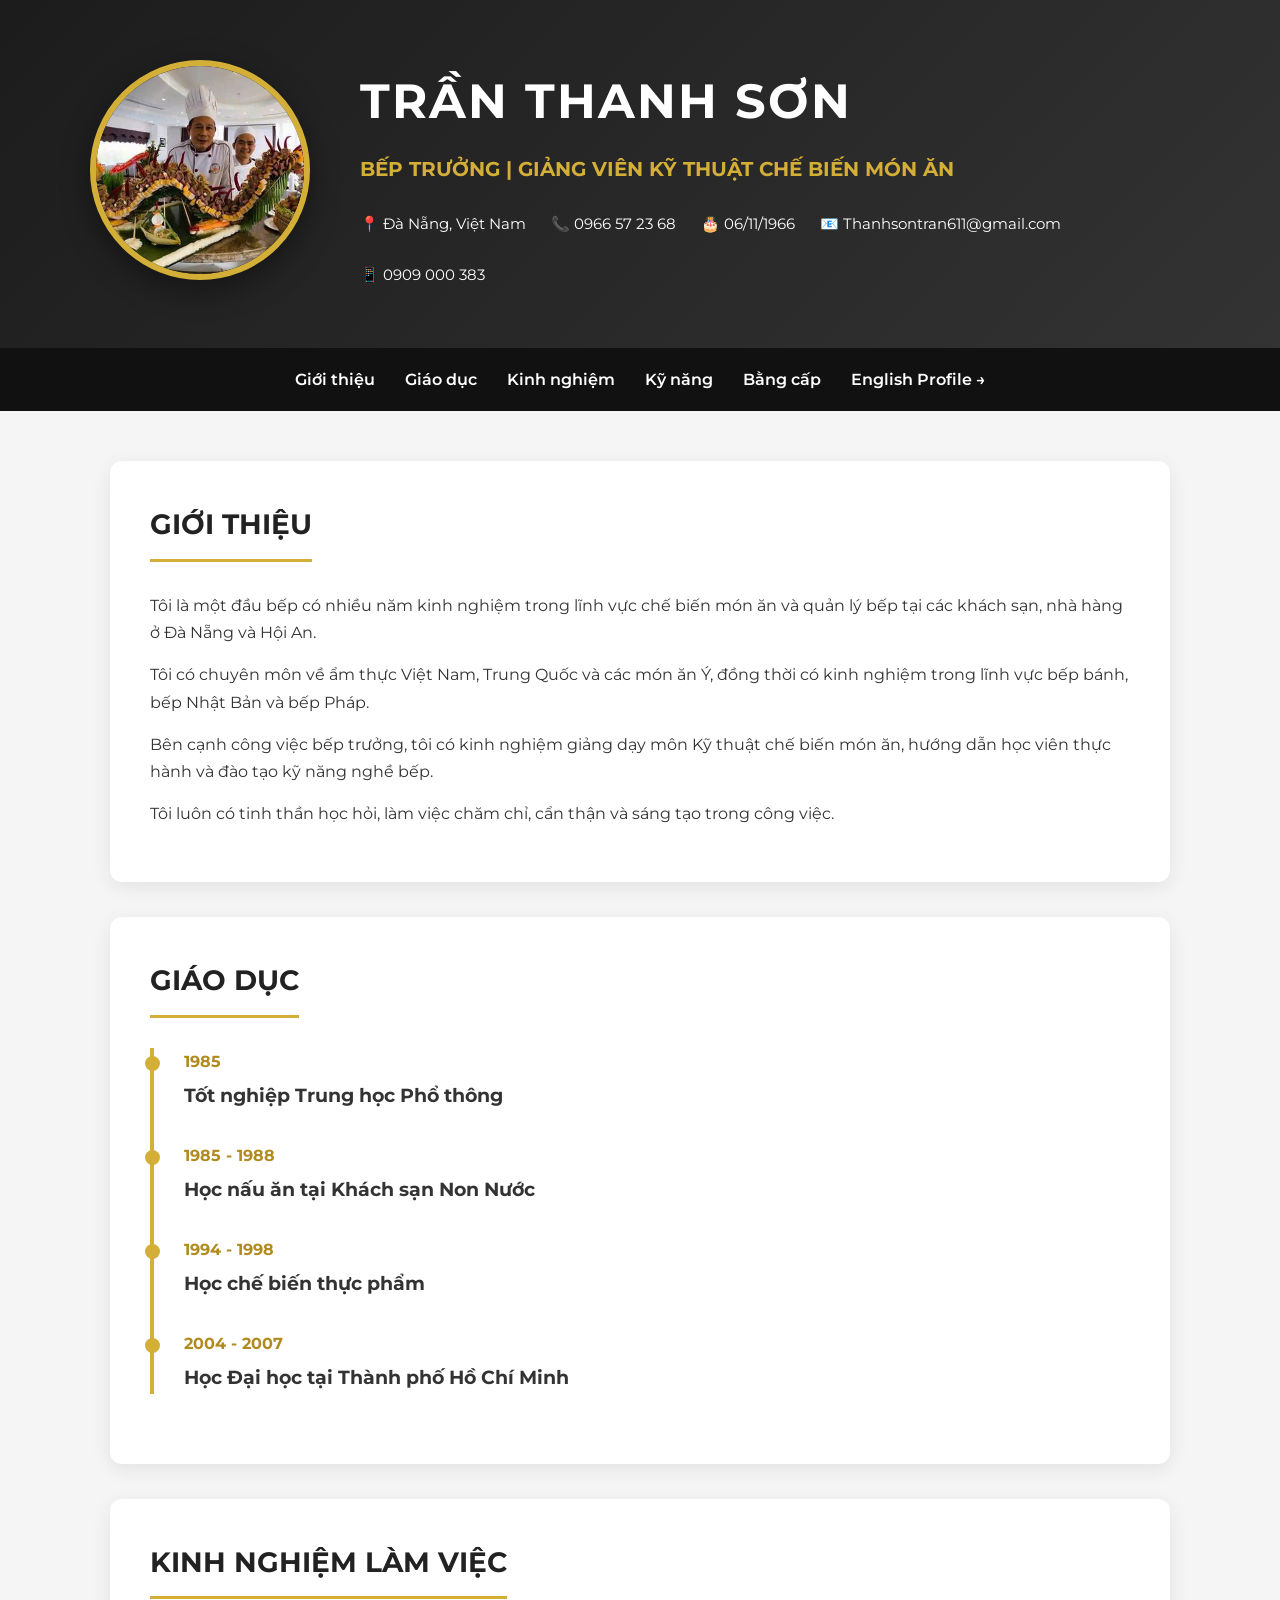
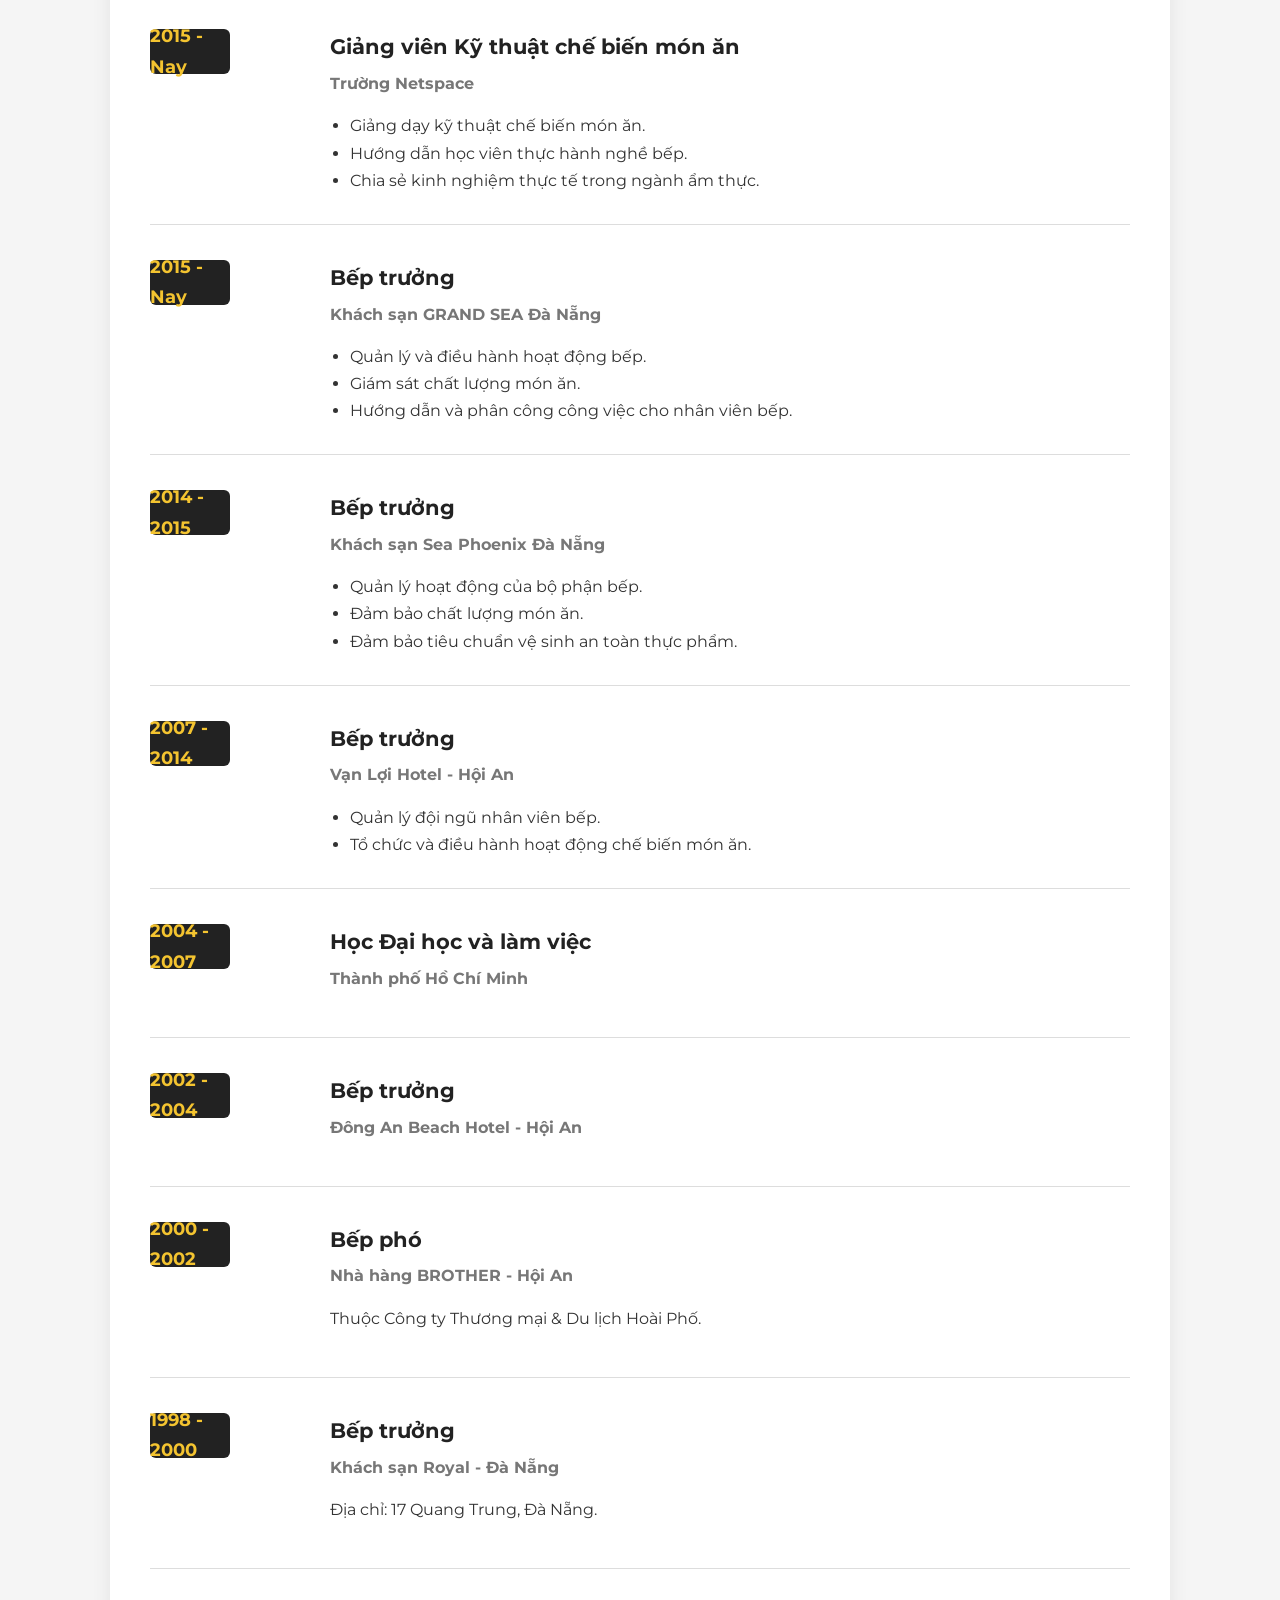
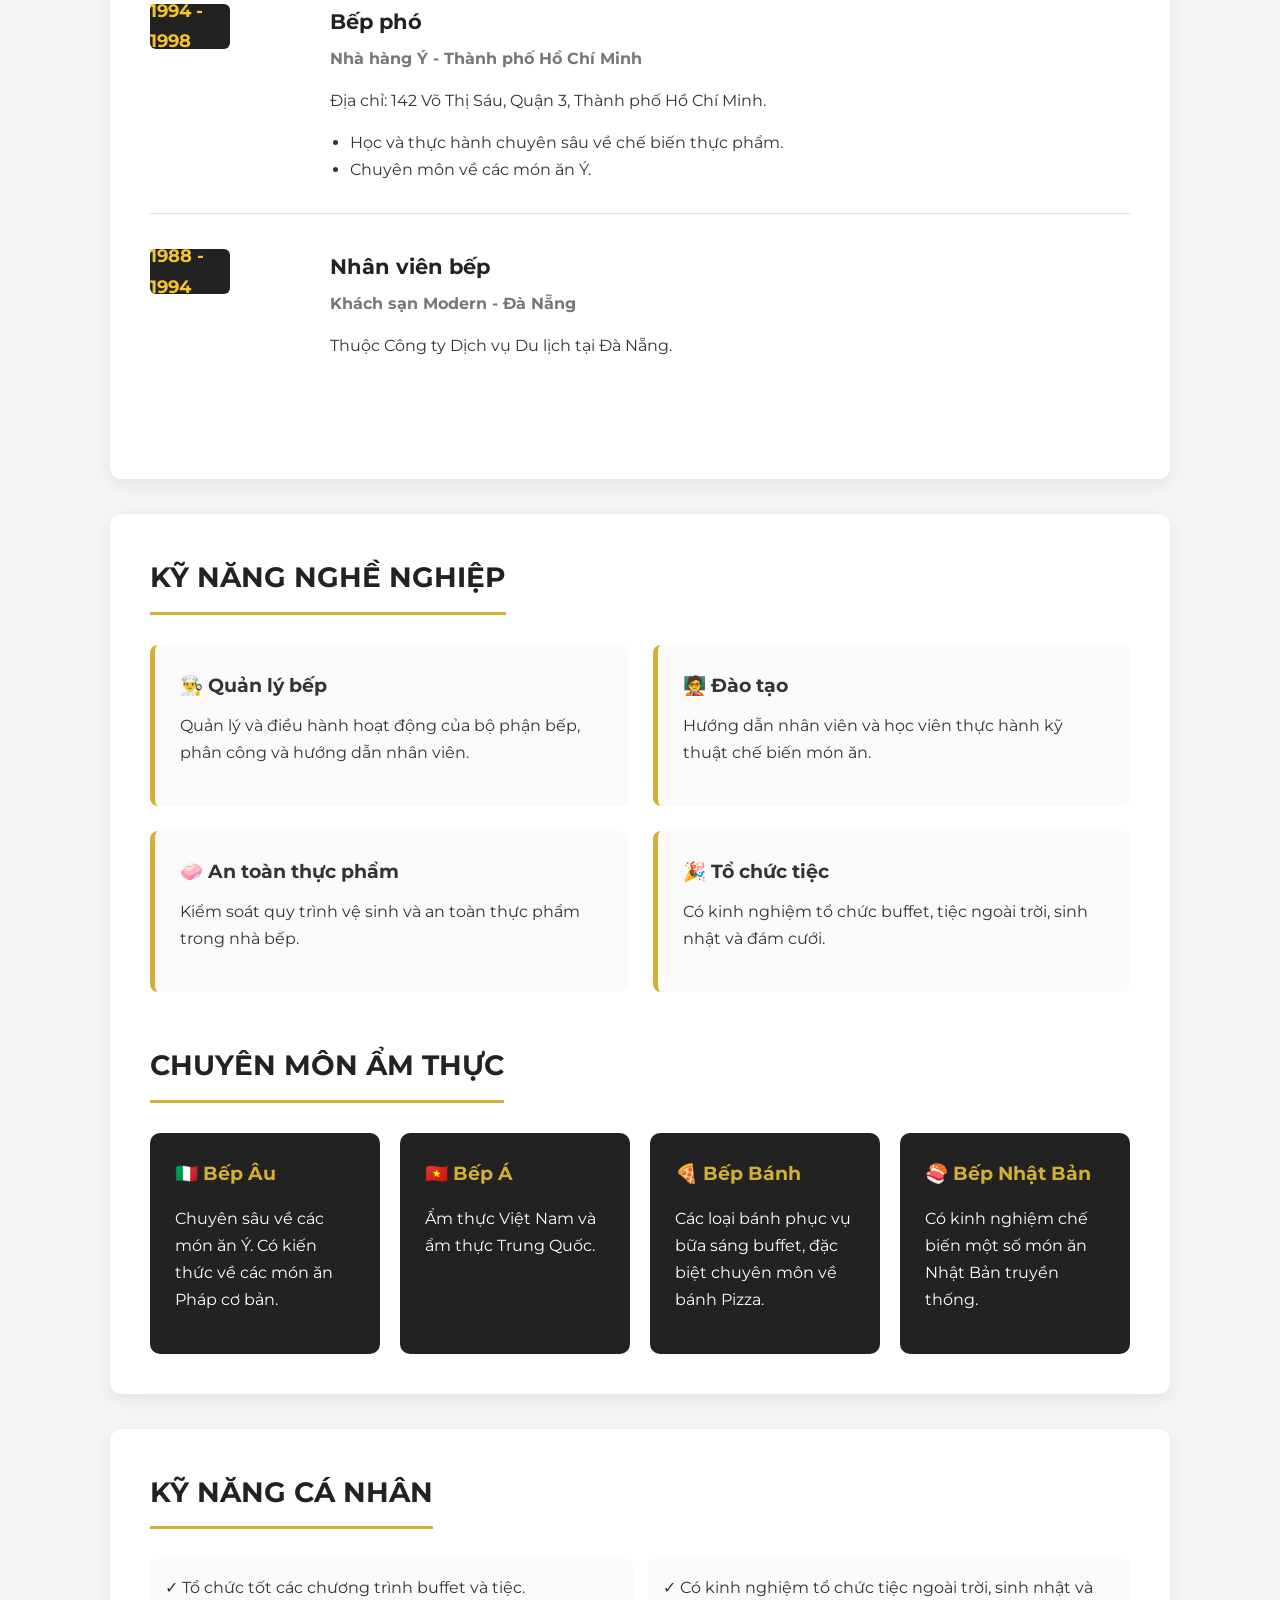
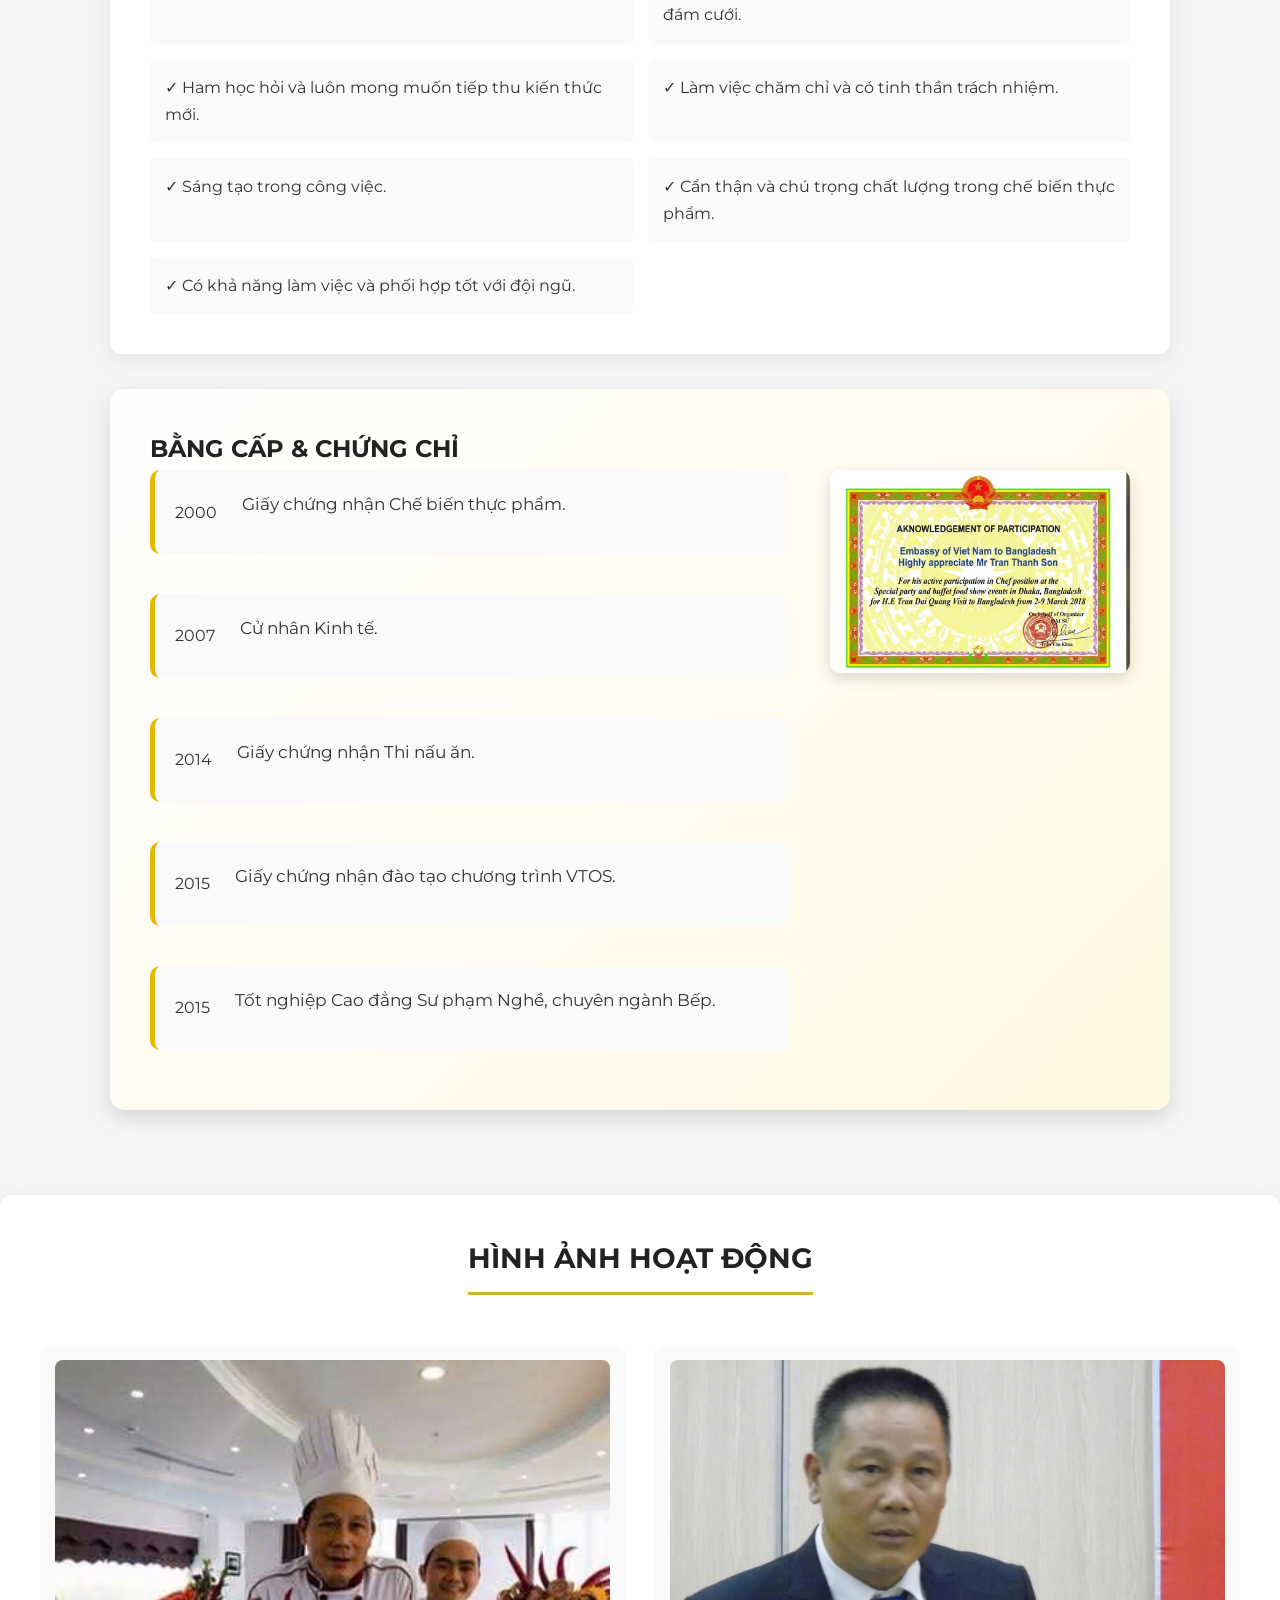
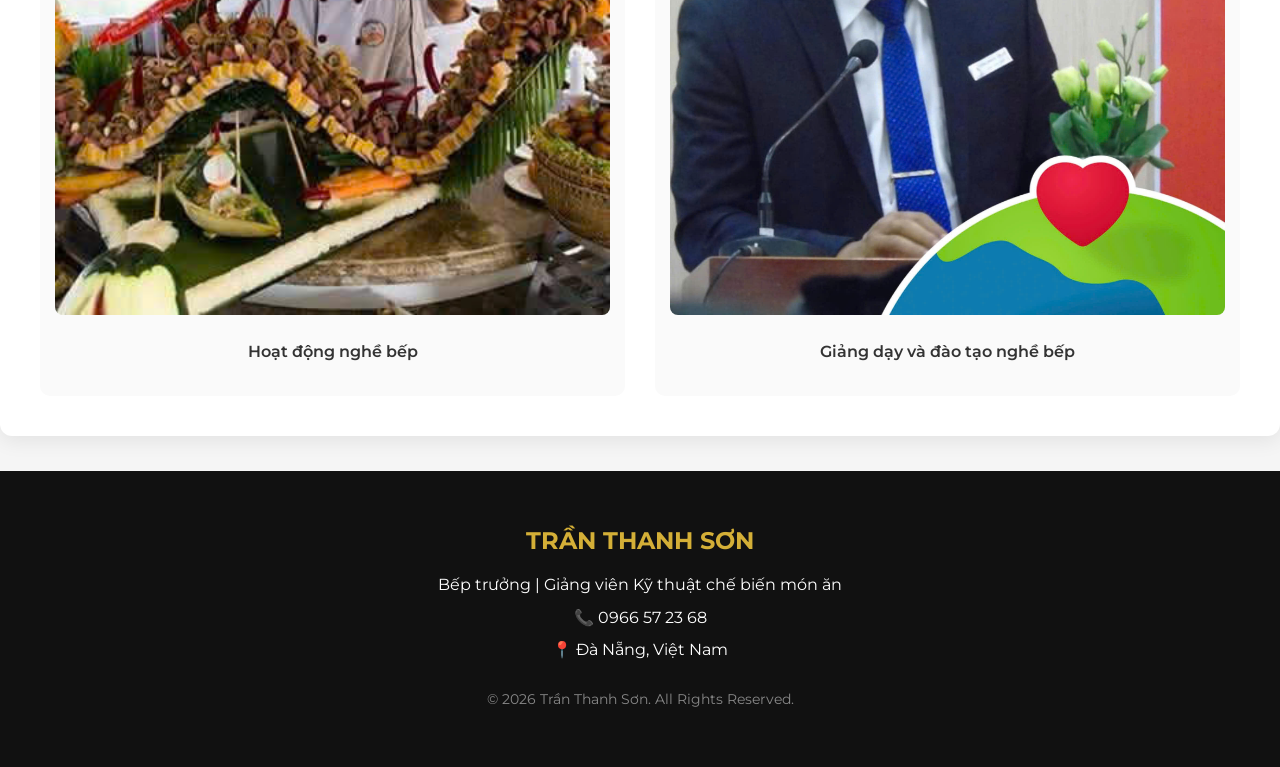
<file: index.html>
<!DOCTYPE html>
<html lang="vi">
<head>
    <meta charset="UTF-8">
    <meta name="viewport" content="width=device-width, initial-scale=1.0">

    <title>CV - Trần Thanh Sơn</title>

    <!-- Kết nối file CSS -->
    <link rel="stylesheet" href="style.css">

    <!-- Font Google -->
    <link rel="preconnect" href="https://fonts.googleapis.com">
    <link rel="preconnect" href="https://fonts.gstatic.com" crossorigin>
    <link href="https://fonts.googleapis.com/css2?family=Montserrat:wght@400;500;600;700&display=swap" rel="stylesheet">
</head>

<body>

    <!-- HEADER -->
    <header>
        <div class="header-container">

            <div class="avatar">
                <img src="avatar.jpg" alt="Ảnh đại diện Trần Thanh Sơn">
            </div>

            <div class="header-info">
                <h1>TRẦN THANH SƠN</h1>

                <h2>BẾP TRƯỞNG | GIẢNG VIÊN KỸ THUẬT CHẾ BIẾN MÓN ĂN</h2>

                <div class="contact">
                    <p>📍 Đà Nẵng, Việt Nam</p>
                    <p>📞 0966 57 23 68</p>
                    <p>🎂 06/11/1966</p>
                     <p>📧 Thanhsontran611@gmail.com</p>
        <p>📱 0909 000 383</p>
    </div>
</section>
                </div>
            </div>

        </div>
    </header>


    <!-- MENU -->
    <nav>
        <a href="#about">Giới thiệu</a>
        <a href="#education">Giáo dục</a>
        <a href="#experience">Kinh nghiệm</a>
        <a href="#skills">Kỹ năng</a>
        <a href="#certificate">Bằng cấp</a>
        <a href="page2.html">English Profile →</a>
    </nav>


    <!-- MAIN -->
    <main>

        <!-- GIỚI THIỆU -->
        <section id="about">

            <h2 class="section-title">GIỚI THIỆU</h2>

            <p>
                Tôi là một đầu bếp có nhiều năm kinh nghiệm trong lĩnh vực
                chế biến món ăn và quản lý bếp tại các khách sạn, nhà hàng
                ở Đà Nẵng và Hội An.
            </p>

            <p>
                Tôi có chuyên môn về ẩm thực Việt Nam, Trung Quốc và các món
                ăn Ý, đồng thời có kinh nghiệm trong lĩnh vực bếp bánh,
                bếp Nhật Bản và bếp Pháp.
            </p>

            <p>
                Bên cạnh công việc bếp trưởng, tôi có kinh nghiệm giảng dạy
                môn Kỹ thuật chế biến món ăn, hướng dẫn học viên thực hành
                và đào tạo kỹ năng nghề bếp.
            </p>

            <p>
                Tôi luôn có tinh thần học hỏi, làm việc chăm chỉ, cẩn thận
                và sáng tạo trong công việc.
            </p>

        </section>


        <!-- GIÁO DỤC -->
        <section id="education">

            <h2 class="section-title">GIÁO DỤC</h2>

            <div class="timeline">

                <div class="timeline-item">
                    <span>1985</span>
                    <h3>Tốt nghiệp Trung học Phổ thông</h3>
                </div>

                <div class="timeline-item">
                    <span>1985 - 1988</span>
                    <h3>Học nấu ăn tại Khách sạn Non Nước</h3>
                </div>

                <div class="timeline-item">
                    <span>1994 - 1998</span>
                    <h3>Học chế biến thực phẩm</h3>
                </div>

                <div class="timeline-item">
                    <span>2004 - 2007</span>
                    <h3>Học Đại học tại Thành phố Hồ Chí Minh</h3>
                </div>

            </div>

        </section>


        <!-- KINH NGHIỆM -->
        <section id="experience">

            <h2 class="section-title">KINH NGHIỆM LÀM VIỆC</h2>

            <div class="experience-list">

                <div class="experience-item">
                    <div class="year">2015 - Nay</div>

                    <div class="experience-content">
                        <h3>Giảng viên Kỹ thuật chế biến món ăn</h3>
                        <h4>Trường Netspace</h4>

                        <ul>
                            <li>Giảng dạy kỹ thuật chế biến món ăn.</li>
                            <li>Hướng dẫn học viên thực hành nghề bếp.</li>
                            <li>Chia sẻ kinh nghiệm thực tế trong ngành ẩm thực.</li>
                        </ul>
                    </div>
                </div>


                <div class="experience-item">
                    <div class="year">2015 - Nay</div>

                    <div class="experience-content">
                        <h3>Bếp trưởng</h3>
                        <h4>Khách sạn GRAND SEA Đà Nẵng</h4>

                        <ul>
                            <li>Quản lý và điều hành hoạt động bếp.</li>
                            <li>Giám sát chất lượng món ăn.</li>
                            <li>Hướng dẫn và phân công công việc cho nhân viên bếp.</li>
                        </ul>
                    </div>
                </div>


                <div class="experience-item">
                    <div class="year">2014 - 2015</div>

                    <div class="experience-content">
                        <h3>Bếp trưởng</h3>
                        <h4>Khách sạn Sea Phoenix Đà Nẵng</h4>

                        <ul>
                            <li>Quản lý hoạt động của bộ phận bếp.</li>
                            <li>Đảm bảo chất lượng món ăn.</li>
                            <li>Đảm bảo tiêu chuẩn vệ sinh an toàn thực phẩm.</li>
                        </ul>
                    </div>
                </div>


                <div class="experience-item">
                    <div class="year">2007 - 2014</div>

                    <div class="experience-content">
                        <h3>Bếp trưởng</h3>
                        <h4>Vạn Lợi Hotel - Hội An</h4>

                        <ul>
                            <li>Quản lý đội ngũ nhân viên bếp.</li>
                            <li>Tổ chức và điều hành hoạt động chế biến món ăn.</li>
                        </ul>
                    </div>
                </div>


                <div class="experience-item">
                    <div class="year">2004 - 2007</div>

                    <div class="experience-content">
                        <h3>Học Đại học và làm việc</h3>
                        <h4>Thành phố Hồ Chí Minh</h4>
                    </div>
                </div>


                <div class="experience-item">
                    <div class="year">2002 - 2004</div>

                    <div class="experience-content">
                        <h3>Bếp trưởng</h3>
                        <h4>Đông An Beach Hotel - Hội An</h4>
                    </div>
                </div>


                <div class="experience-item">
                    <div class="year">2000 - 2002</div>

                    <div class="experience-content">
                        <h3>Bếp phó</h3>
                        <h4>Nhà hàng BROTHER - Hội An</h4>

                        <p>
                            Thuộc Công ty Thương mại & Du lịch Hoài Phố.
                        </p>
                    </div>
                </div>


                <div class="experience-item">
                    <div class="year">1998 - 2000</div>

                    <div class="experience-content">
                        <h3>Bếp trưởng</h3>
                        <h4>Khách sạn Royal - Đà Nẵng</h4>

                        <p>
                            Địa chỉ: 17 Quang Trung, Đà Nẵng.
                        </p>
                    </div>
                </div>


                <div class="experience-item">
                    <div class="year">1994 - 1998</div>

                    <div class="experience-content">
                        <h3>Bếp phó</h3>
                        <h4>Nhà hàng Ý - Thành phố Hồ Chí Minh</h4>

                        <p>
                            Địa chỉ: 142 Võ Thị Sáu, Quận 3,
                            Thành phố Hồ Chí Minh.
                        </p>

                        <ul>
                            <li>Học và thực hành chuyên sâu về chế biến thực phẩm.</li>
                            <li>Chuyên môn về các món ăn Ý.</li>
                        </ul>
                    </div>
                </div>


                <div class="experience-item">
                    <div class="year">1988 - 1994</div>

                    <div class="experience-content">
                        <h3>Nhân viên bếp</h3>
                        <h4>Khách sạn Modern - Đà Nẵng</h4>

                        <p>
                            Thuộc Công ty Dịch vụ Du lịch tại Đà Nẵng.
                        </p>
                    </div>
                </div>

            </div>

        </section>


        <!-- KỸ NĂNG -->
        <section id="skills">

            <h2 class="section-title">KỸ NĂNG NGHỀ NGHIỆP</h2>

            <div class="skills-grid">

                <div class="skill-card">
                    <h3>👨‍🍳 Quản lý bếp</h3>
                    <p>
                        Quản lý và điều hành hoạt động của bộ phận bếp,
                        phân công và hướng dẫn nhân viên.
                    </p>
                </div>

                <div class="skill-card">
                    <h3>🧑‍🏫 Đào tạo</h3>
                    <p>
                        Hướng dẫn nhân viên và học viên thực hành
                        kỹ thuật chế biến món ăn.
                    </p>
                </div>

                <div class="skill-card">
                    <h3>🧼 An toàn thực phẩm</h3>
                    <p>
                        Kiểm soát quy trình vệ sinh và an toàn thực phẩm
                        trong nhà bếp.
                    </p>
                </div>

                <div class="skill-card">
                    <h3>🎉 Tổ chức tiệc</h3>
                    <p>
                        Có kinh nghiệm tổ chức buffet, tiệc ngoài trời,
                        sinh nhật và đám cưới.
                    </p>
                </div>

            </div>


            <h2 class="section-title">CHUYÊN MÔN ẨM THỰC</h2>

            <div class="food-grid">

                <div class="food-card">
                    <h3>🇮🇹 Bếp Âu</h3>
                    <p>
                        Chuyên sâu về các món ăn Ý.
                        Có kiến thức về các món ăn Pháp cơ bản.
                    </p>
                </div>

                <div class="food-card">
                    <h3>🇻🇳 Bếp Á</h3>
                    <p>
                        Ẩm thực Việt Nam và ẩm thực Trung Quốc.
                    </p>
                </div>

                <div class="food-card">
                    <h3>🍕 Bếp Bánh</h3>
                    <p>
                        Các loại bánh phục vụ bữa sáng buffet,
                        đặc biệt chuyên môn về bánh Pizza.
                    </p>
                </div>

                <div class="food-card">
                    <h3>🍣 Bếp Nhật Bản</h3>
                    <p>
                        Có kinh nghiệm chế biến một số món ăn
                        Nhật Bản truyền thống.
                    </p>
                </div>

            </div>

        </section>


        <!-- KỸ NĂNG CÁ NHÂN -->
        <section>

            <h2 class="section-title">KỸ NĂNG CÁ NHÂN</h2>

            <div class="personal-skills">

                <div>✓ Tổ chức tốt các chương trình buffet và tiệc.</div>

                <div>✓ Có kinh nghiệm tổ chức tiệc ngoài trời,
                    sinh nhật và đám cưới.</div>

                <div>✓ Ham học hỏi và luôn mong muốn tiếp thu kiến thức mới.</div>

                <div>✓ Làm việc chăm chỉ và có tinh thần trách nhiệm.</div>

                <div>✓ Sáng tạo trong công việc.</div>

                <div>✓ Cẩn thận và chú trọng chất lượng trong chế biến thực phẩm.</div>

                <div>✓ Có khả năng làm việc và phối hợp tốt với đội ngũ.</div>

            </div>

        </section>


        <!-- BẰNG CẤP -->
        <section id="certificate">
    <h2>BẰNG CẤP & CHỨNG CHỈ</h2>

    <div class="certificate-container">

        <div class="certificate-list">
            <div class="certificate-item">
                <span>2000</span>
                <p>Giấy chứng nhận Chế biến thực phẩm.</p>
            </div>

            <div class="certificate-item">
                <span>2007</span>
                <p>Cử nhân Kinh tế.</p>
            </div>

            <div class="certificate-item">
                <span>2014</span>
                <p>Giấy chứng nhận Thi nấu ăn.</p>
            </div>

            <div class="certificate-item">
                <span>2015</span>
                <p>Giấy chứng nhận đào tạo chương trình VTOS.</p>
            </div>

            <div class="certificate-item">
                <span>2015</span>
                <p>Tốt nghiệp Cao đẳng Sư phạm Nghề, chuyên ngành Bếp.</p>
            </div>
        </div>


        <div class="certificate-image">
            <img src="imageschungchi.jpg" alt="Ảnh chứng chỉ">
        </div>

    </div>
</section>

    </main>
<section id="gallery">

    <h2 class="section-title">HÌNH ẢNH HOẠT ĐỘNG</h2>

    <div class="gallery">

        <div class="gallery-item">
            <img src="image1.jpg" alt="Hình ảnh hoạt động nghề bếp">
            <p>Hoạt động nghề bếp</p>
        </div>

        <div class="gallery-item">
            <img src="image2.jpg" alt="Hình ảnh giảng dạy và đào tạo">
            <p>Giảng dạy và đào tạo nghề bếp</p>
        </div>

    </div>

</section>

    <!-- FOOTER -->
    <footer>

        <h2>TRẦN THANH SƠN</h2>

        <p>Bếp trưởng | Giảng viên Kỹ thuật chế biến món ăn</p>

        <p>📞 0966 57 23 68</p>

        <p>📍 Đà Nẵng, Việt Nam</p>

        <p class="copyright">
            © 2026 Trần Thanh Sơn. All Rights Reserved.
        </p>

    </footer>

</body>
</html>
</file>
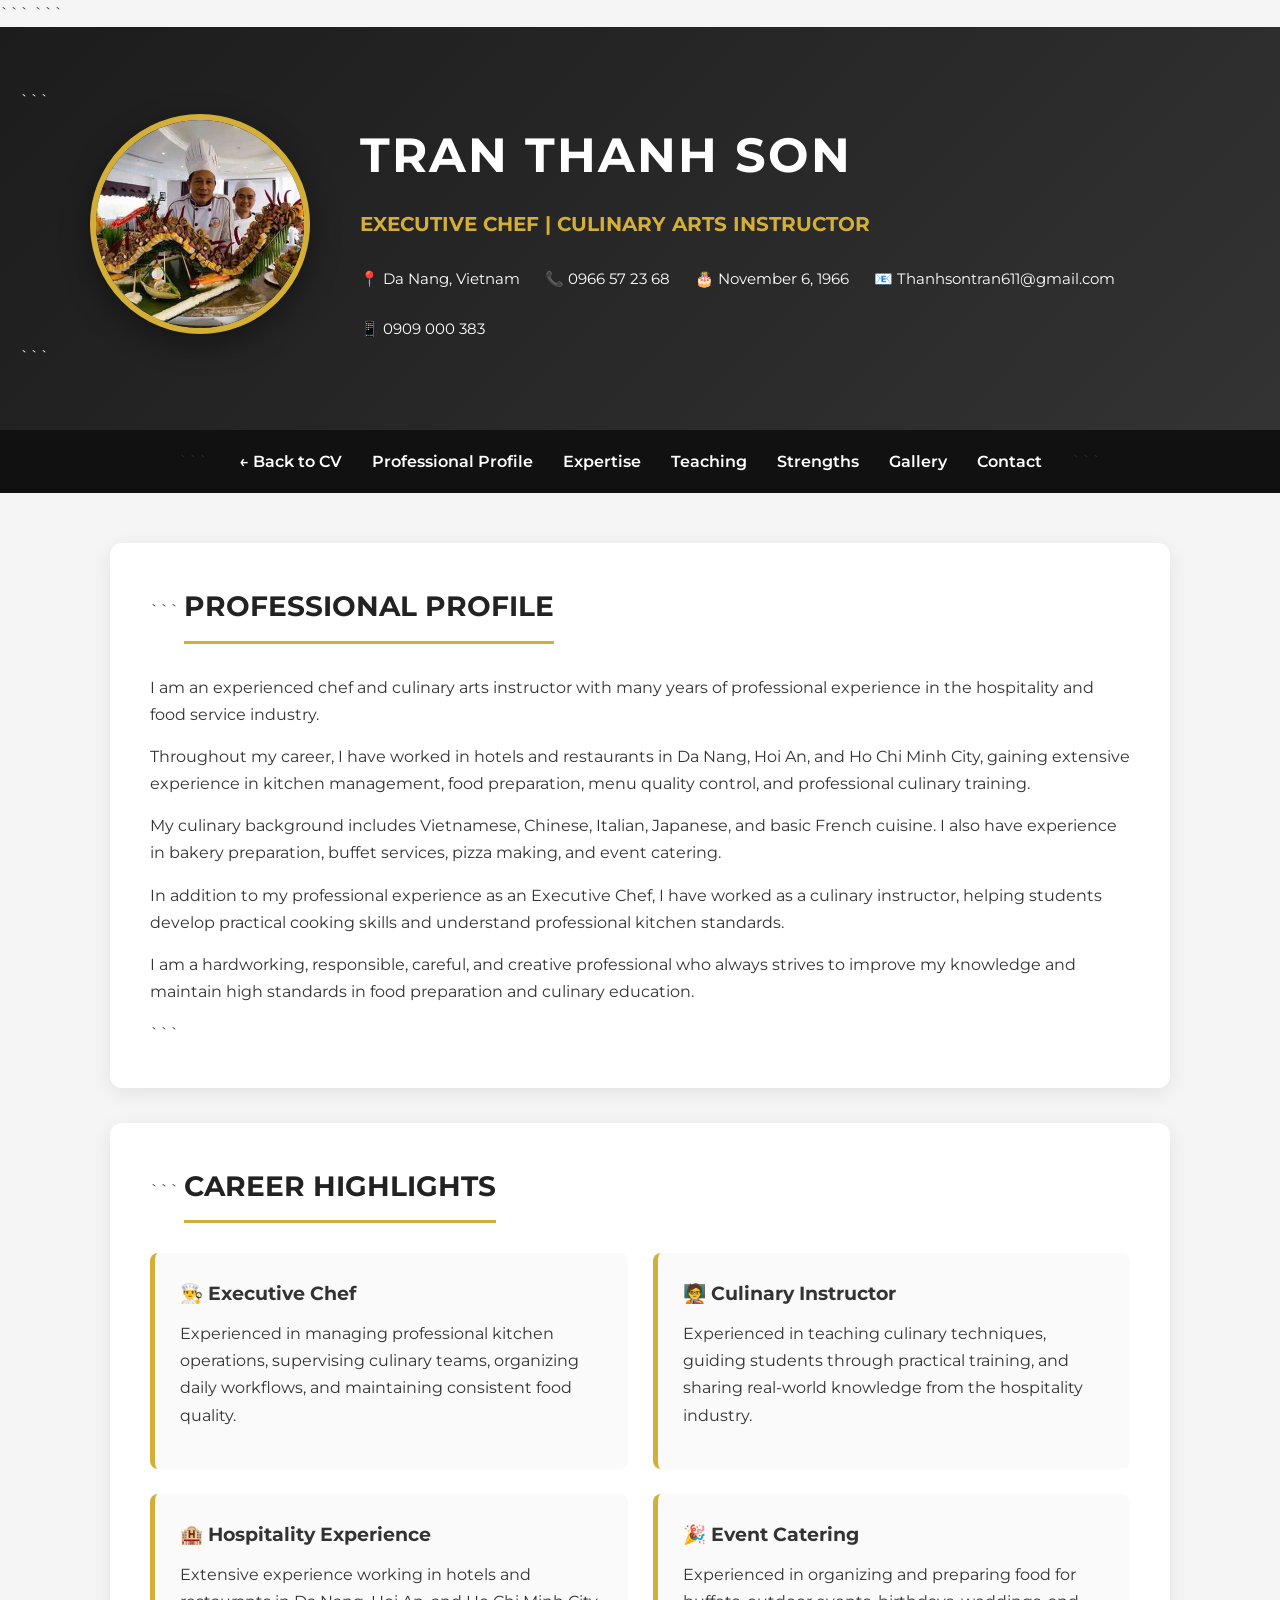
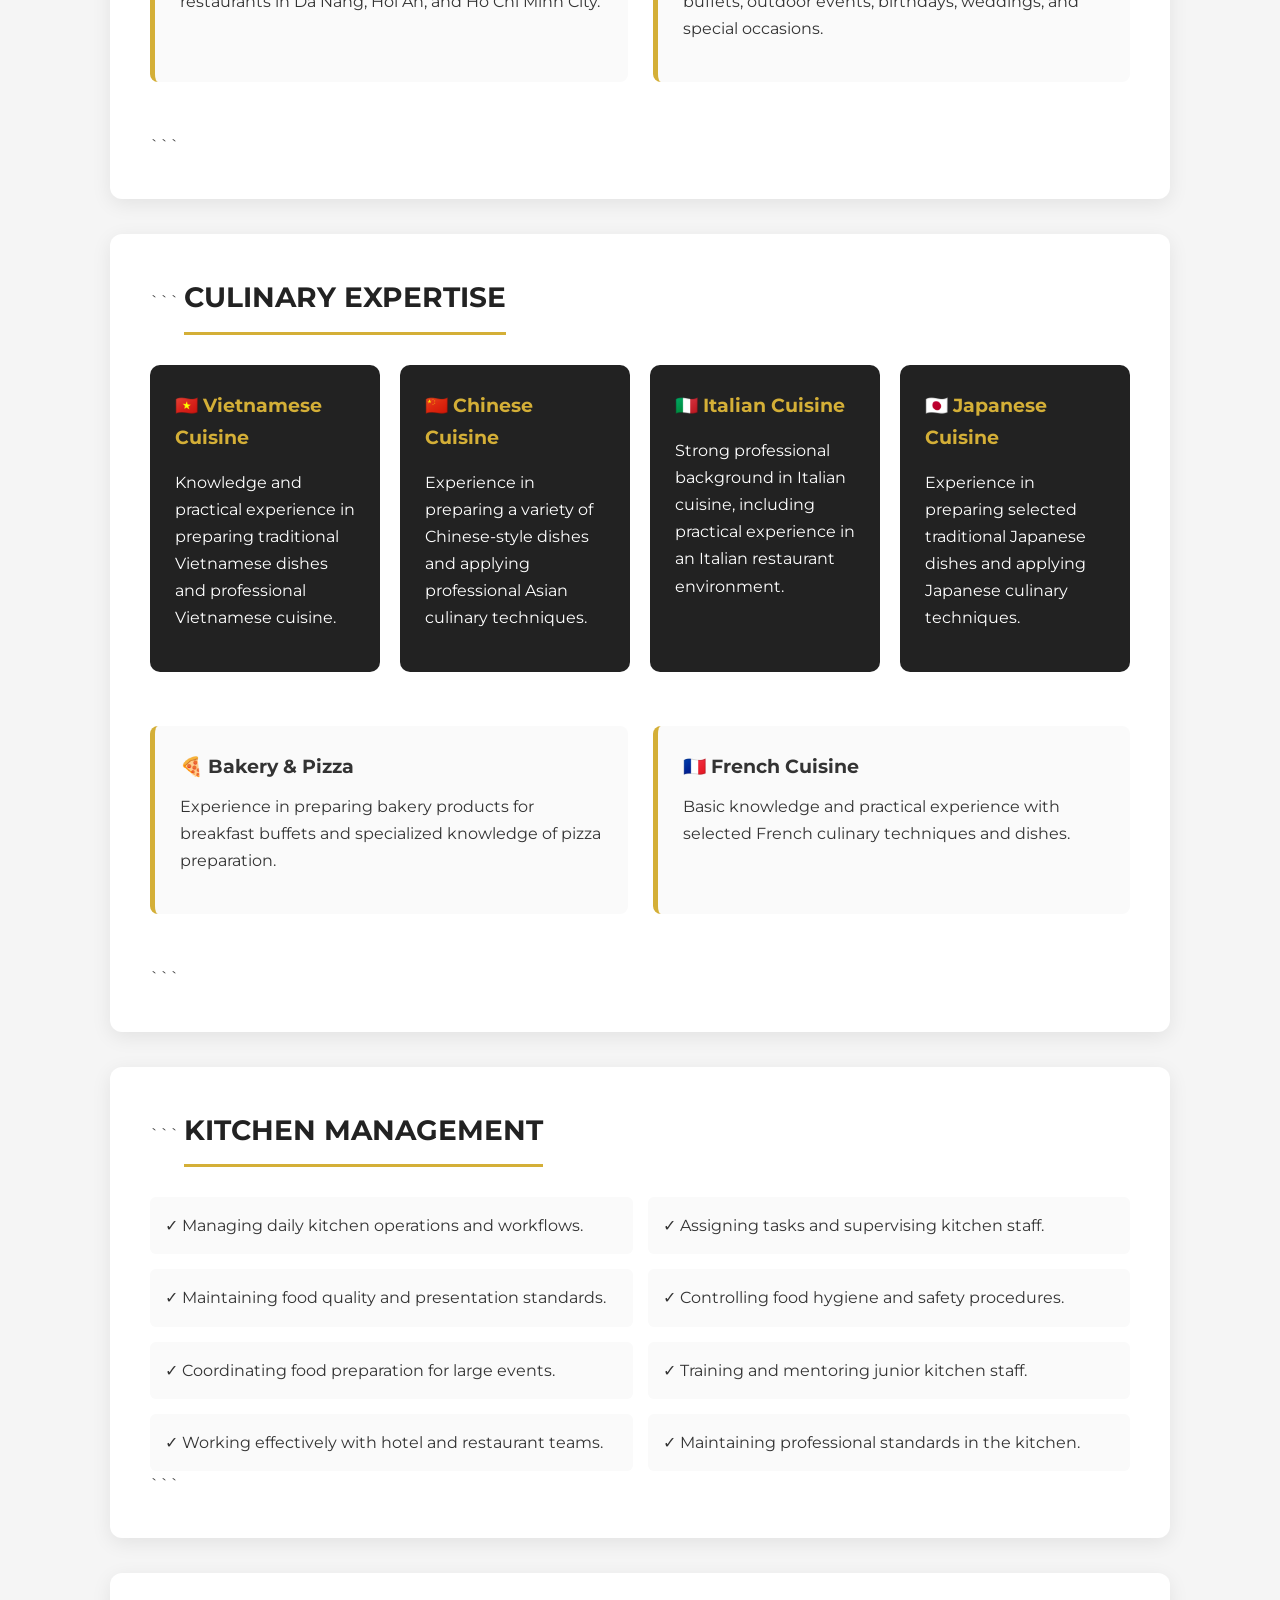
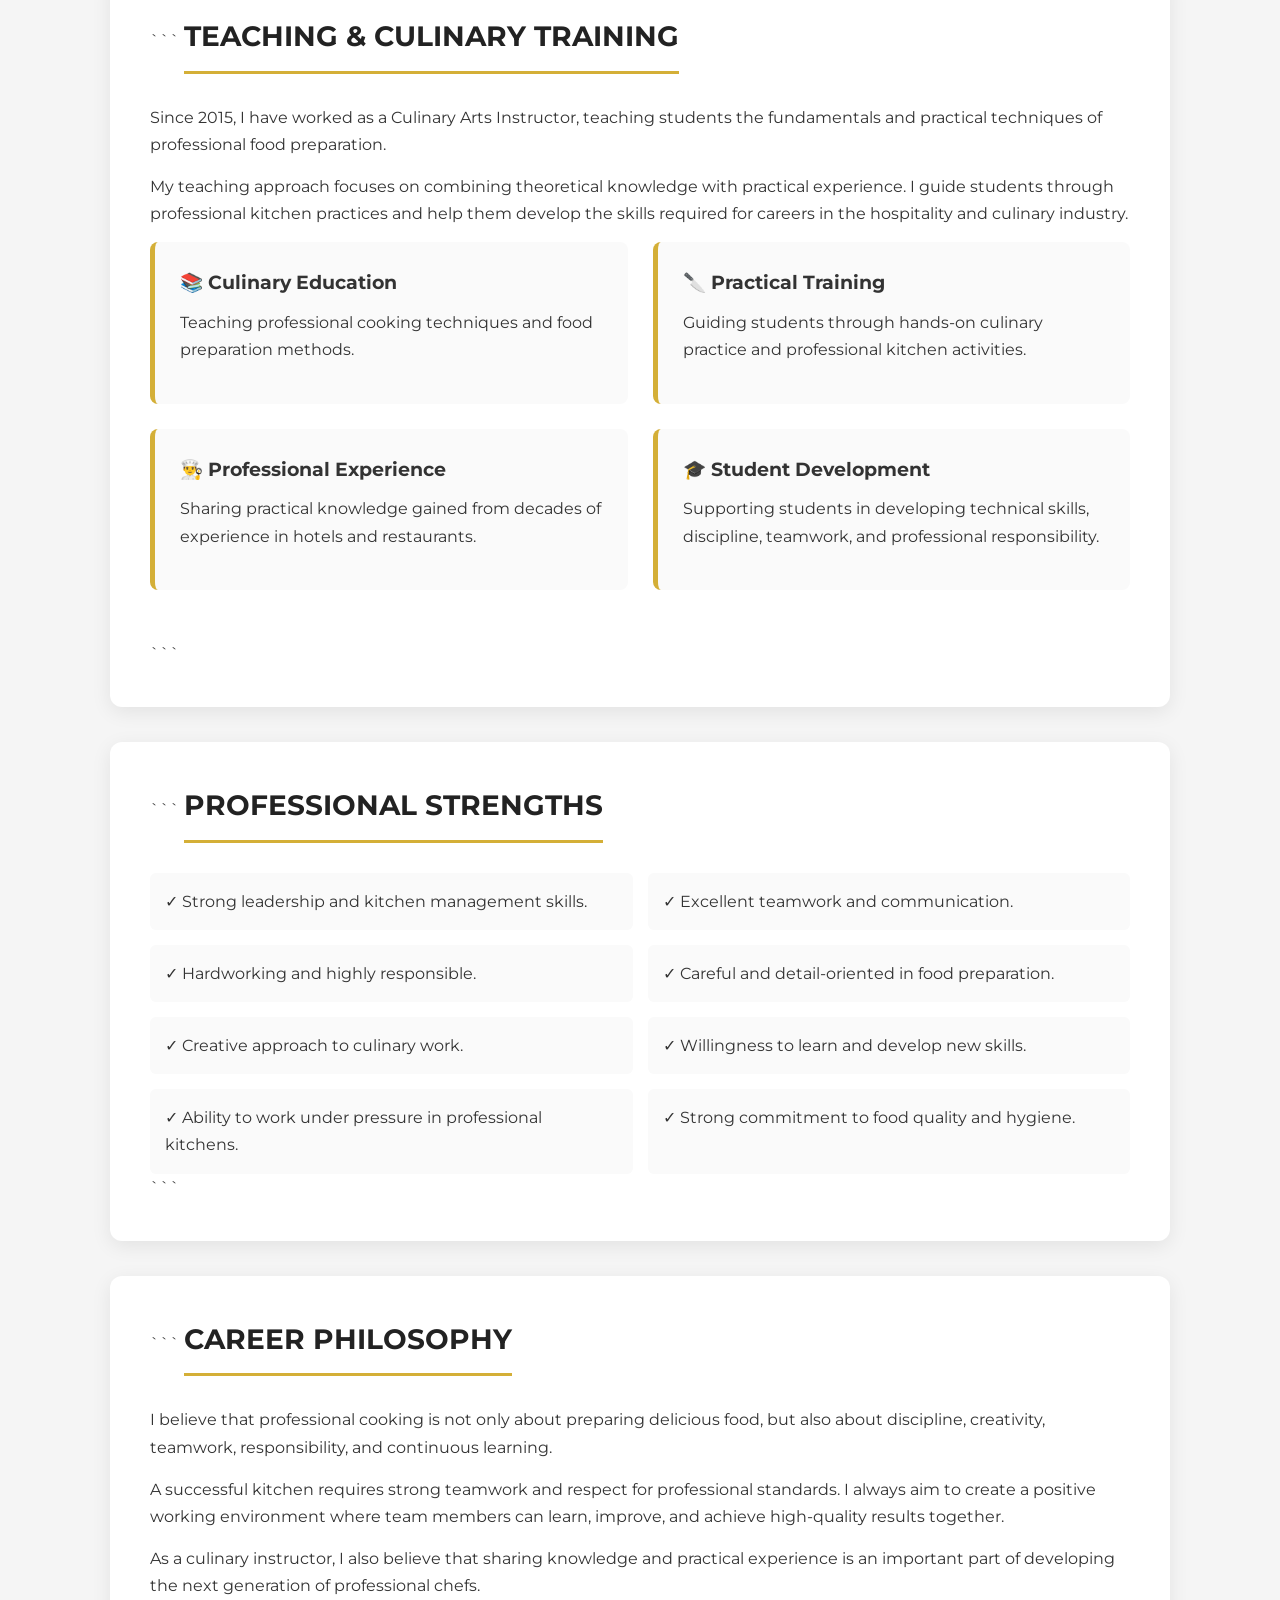
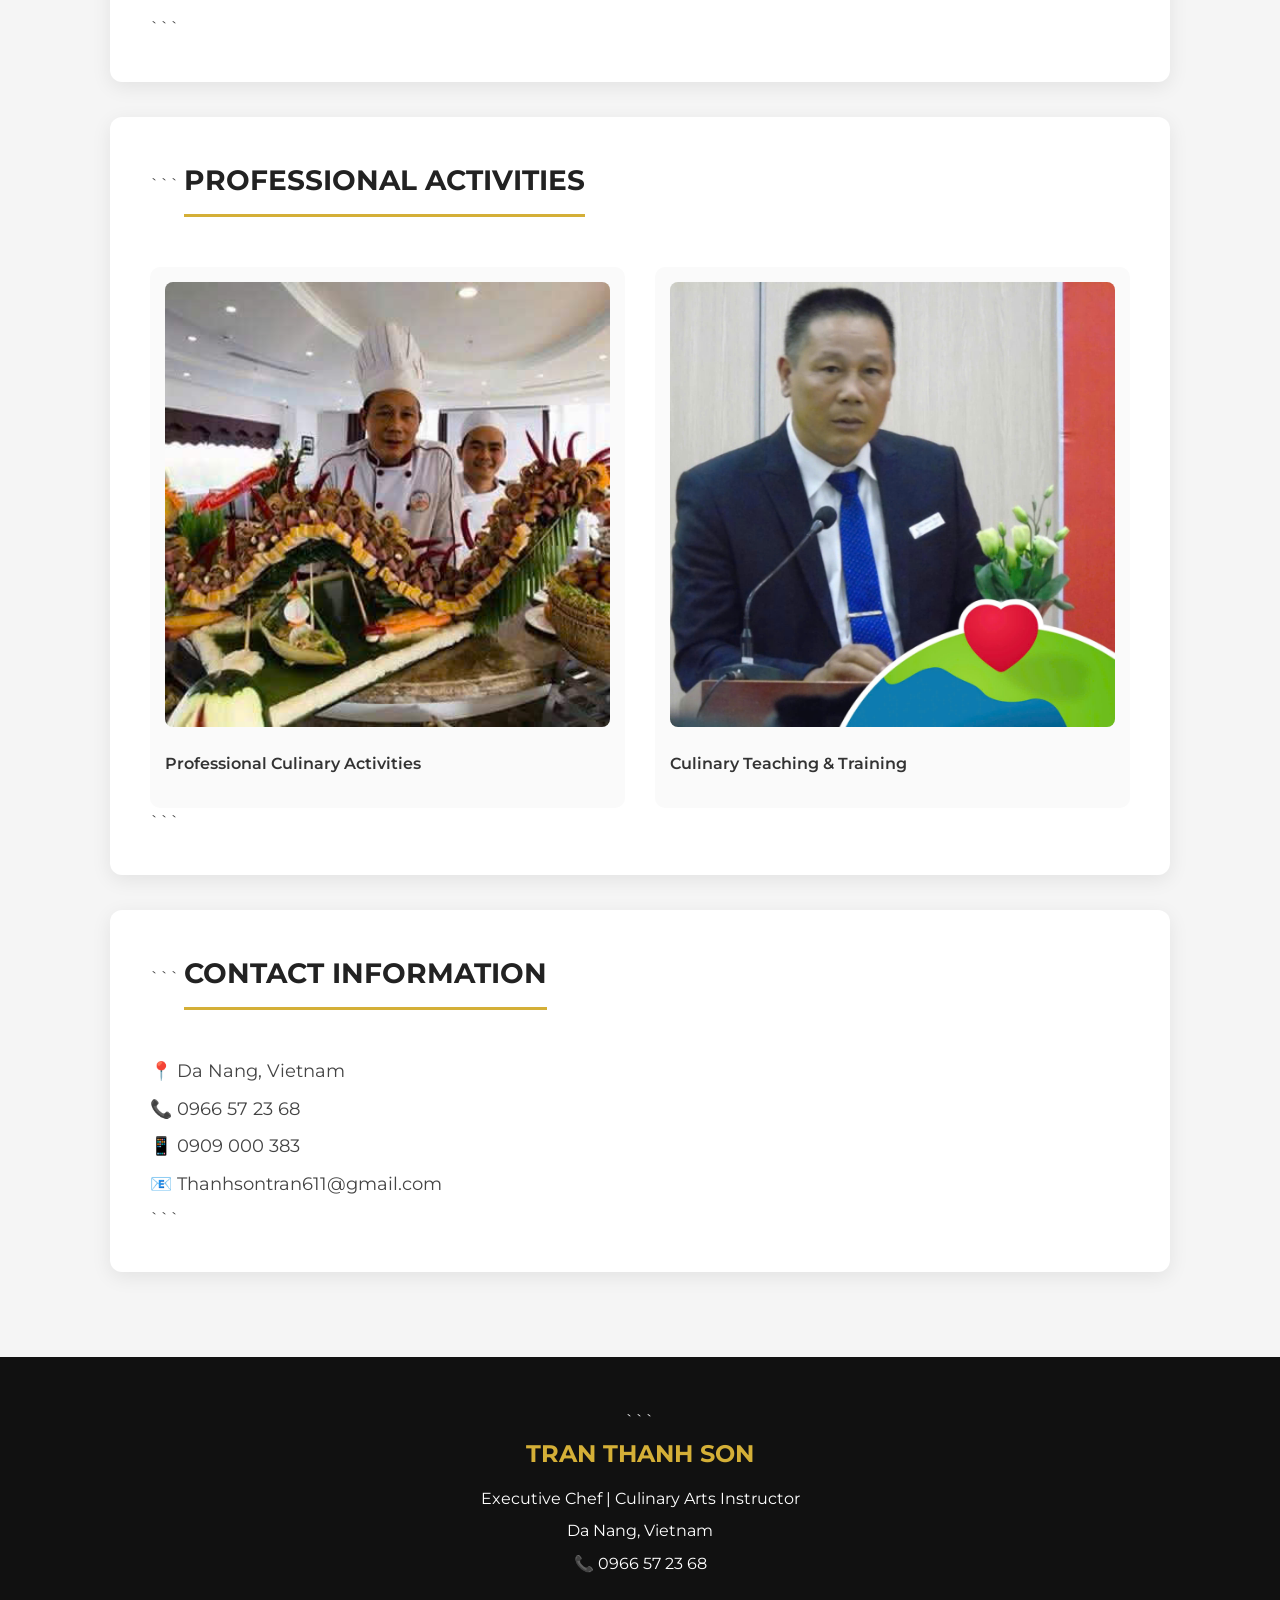
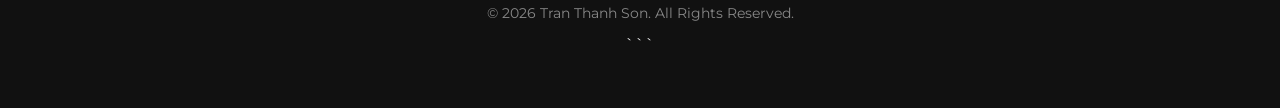
<file: page2.html>
<!DOCTYPE html>

<html lang="en">

<head>
    <meta charset="UTF-8">
    <meta name="viewport" content="width=device-width, initial-scale=1.0">

```
<title>Professional Profile - Tran Thanh Son</title>

<link rel="stylesheet" href="style.css">

<link rel="preconnect" href="https://fonts.googleapis.com">
<link rel="preconnect" href="https://fonts.gstatic.com" crossorigin>

<link href="https://fonts.googleapis.com/css2?family=Montserrat:wght@400;500;600;700&display=swap"
    rel="stylesheet">
```

</head>

<body>

<!-- =========================
     HEADER
========================= -->

<header>

```
<div class="header-container">

    <div class="avatar">

        <img src="avatar.jpg" alt="Portrait of Tran Thanh Son">

    </div>


    <div class="header-info">

        <h1>TRAN THANH SON</h1>

        <h2>EXECUTIVE CHEF | CULINARY ARTS INSTRUCTOR</h2>


        <div class="contact">

            <p>📍 Da Nang, Vietnam</p>

            <p>📞 0966 57 23 68</p>

            <p>🎂 November 6, 1966</p>

            <p>📧 Thanhsontran611@gmail.com</p>

            <p>📱 0909 000 383</p>

        </div>

    </div>

</div>
```

</header>

<!-- =========================
     NAVIGATION
========================= -->

<nav>

```
<a href="index.html">← Back to CV</a>

<a href="#profile">Professional Profile</a>

<a href="#expertise">Expertise</a>

<a href="#teaching">Teaching</a>

<a href="#strengths">Strengths</a>

<a href="#gallery2">Gallery</a>

<a href="#contact2">Contact</a>
```

</nav>

<!-- =========================
     MAIN
========================= -->

<main>

<!-- =========================
     PROFESSIONAL PROFILE
========================= -->

<section id="profile">

```
<h2 class="section-title">
    PROFESSIONAL PROFILE
</h2>


<p>
    I am an experienced chef and culinary arts instructor with many years
    of professional experience in the hospitality and food service industry.
</p>


<p>
    Throughout my career, I have worked in hotels and restaurants in
    Da Nang, Hoi An, and Ho Chi Minh City, gaining extensive experience
    in kitchen management, food preparation, menu quality control,
    and professional culinary training.
</p>


<p>
    My culinary background includes Vietnamese, Chinese, Italian,
    Japanese, and basic French cuisine. I also have experience in
    bakery preparation, buffet services, pizza making, and event catering.
</p>


<p>
    In addition to my professional experience as an Executive Chef,
    I have worked as a culinary instructor, helping students develop
    practical cooking skills and understand professional kitchen standards.
</p>


<p>
    I am a hardworking, responsible, careful, and creative professional
    who always strives to improve my knowledge and maintain high standards
    in food preparation and culinary education.
</p>
```

</section>

<!-- =========================
     CAREER HIGHLIGHTS
========================= -->

<section>

```
<h2 class="section-title">
    CAREER HIGHLIGHTS
</h2>


<div class="skills-grid">


    <div class="skill-card">

        <h3>👨‍🍳 Executive Chef</h3>

        <p>
            Experienced in managing professional kitchen operations,
            supervising culinary teams, organizing daily workflows,
            and maintaining consistent food quality.
        </p>

    </div>



    <div class="skill-card">

        <h3>🧑‍🏫 Culinary Instructor</h3>

        <p>
            Experienced in teaching culinary techniques, guiding students
            through practical training, and sharing real-world knowledge
            from the hospitality industry.
        </p>

    </div>



    <div class="skill-card">

        <h3>🏨 Hospitality Experience</h3>

        <p>
            Extensive experience working in hotels and restaurants
            in Da Nang, Hoi An, and Ho Chi Minh City.
        </p>

    </div>



    <div class="skill-card">

        <h3>🎉 Event Catering</h3>

        <p>
            Experienced in organizing and preparing food for buffets,
            outdoor events, birthdays, weddings, and special occasions.
        </p>

    </div>


</div>
```

</section>

<!-- =========================
     CULINARY EXPERTISE
========================= -->

<section id="expertise">

```
<h2 class="section-title">
    CULINARY EXPERTISE
</h2>


<div class="food-grid">


    <div class="food-card">

        <h3>🇻🇳 Vietnamese Cuisine</h3>

        <p>
            Knowledge and practical experience in preparing
            traditional Vietnamese dishes and professional
            Vietnamese cuisine.
        </p>

    </div>



    <div class="food-card">

        <h3>🇨🇳 Chinese Cuisine</h3>

        <p>
            Experience in preparing a variety of Chinese-style dishes
            and applying professional Asian culinary techniques.
        </p>

    </div>



    <div class="food-card">

        <h3>🇮🇹 Italian Cuisine</h3>

        <p>
            Strong professional background in Italian cuisine,
            including practical experience in an Italian restaurant
            environment.
        </p>

    </div>



    <div class="food-card">

        <h3>🇯🇵 Japanese Cuisine</h3>

        <p>
            Experience in preparing selected traditional Japanese dishes
            and applying Japanese culinary techniques.
        </p>

    </div>


</div>



<br><br>



<div class="skills-grid">


    <div class="skill-card">

        <h3>🍕 Bakery & Pizza</h3>

        <p>
            Experience in preparing bakery products for breakfast buffets
            and specialized knowledge of pizza preparation.
        </p>

    </div>



    <div class="skill-card">

        <h3>🇫🇷 French Cuisine</h3>

        <p>
            Basic knowledge and practical experience with selected
            French culinary techniques and dishes.
        </p>

    </div>


</div>
```

</section>

<!-- =========================
     KITCHEN MANAGEMENT
========================= -->

<section>

```
<h2 class="section-title">
    KITCHEN MANAGEMENT
</h2>


<div class="personal-skills">

    <div>
        ✓ Managing daily kitchen operations and workflows.
    </div>

    <div>
        ✓ Assigning tasks and supervising kitchen staff.
    </div>

    <div>
        ✓ Maintaining food quality and presentation standards.
    </div>

    <div>
        ✓ Controlling food hygiene and safety procedures.
    </div>

    <div>
        ✓ Coordinating food preparation for large events.
    </div>

    <div>
        ✓ Training and mentoring junior kitchen staff.
    </div>

    <div>
        ✓ Working effectively with hotel and restaurant teams.
    </div>

    <div>
        ✓ Maintaining professional standards in the kitchen.
    </div>

</div>
```

</section>

<!-- =========================
     TEACHING & TRAINING
========================= -->

<section id="teaching">

```
<h2 class="section-title">
    TEACHING & CULINARY TRAINING
</h2>


<p>
    Since 2015, I have worked as a Culinary Arts Instructor,
    teaching students the fundamentals and practical techniques
    of professional food preparation.
</p>


<p>
    My teaching approach focuses on combining theoretical knowledge
    with practical experience. I guide students through professional
    kitchen practices and help them develop the skills required
    for careers in the hospitality and culinary industry.
</p>


<div class="skills-grid">


    <div class="skill-card">

        <h3>📚 Culinary Education</h3>

        <p>
            Teaching professional cooking techniques and
            food preparation methods.
        </p>

    </div>



    <div class="skill-card">

        <h3>🔪 Practical Training</h3>

        <p>
            Guiding students through hands-on culinary practice
            and professional kitchen activities.
        </p>

    </div>



    <div class="skill-card">

        <h3>👨‍🍳 Professional Experience</h3>

        <p>
            Sharing practical knowledge gained from decades
            of experience in hotels and restaurants.
        </p>

    </div>



    <div class="skill-card">

        <h3>🎓 Student Development</h3>

        <p>
            Supporting students in developing technical skills,
            discipline, teamwork, and professional responsibility.
        </p>

    </div>


</div>
```

</section>

<!-- =========================
     PROFESSIONAL STRENGTHS
========================= -->

<section id="strengths">

```
<h2 class="section-title">
    PROFESSIONAL STRENGTHS
</h2>


<div class="personal-skills">

    <div>
        ✓ Strong leadership and kitchen management skills.
    </div>

    <div>
        ✓ Excellent teamwork and communication.
    </div>

    <div>
        ✓ Hardworking and highly responsible.
    </div>

    <div>
        ✓ Careful and detail-oriented in food preparation.
    </div>

    <div>
        ✓ Creative approach to culinary work.
    </div>

    <div>
        ✓ Willingness to learn and develop new skills.
    </div>

    <div>
        ✓ Ability to work under pressure in professional kitchens.
    </div>

    <div>
        ✓ Strong commitment to food quality and hygiene.
    </div>

</div>
```

</section>

<!-- =========================
     CAREER PHILOSOPHY
========================= -->

<section>

```
<h2 class="section-title">
    CAREER PHILOSOPHY
</h2>


<p>
    I believe that professional cooking is not only about preparing
    delicious food, but also about discipline, creativity, teamwork,
    responsibility, and continuous learning.
</p>


<p>
    A successful kitchen requires strong teamwork and respect for
    professional standards. I always aim to create a positive working
    environment where team members can learn, improve, and achieve
    high-quality results together.
</p>


<p>
    As a culinary instructor, I also believe that sharing knowledge
    and practical experience is an important part of developing
    the next generation of professional chefs.
</p>
```

</section>

<!-- =========================
     GALLERY
========================= -->

<section id="gallery2">

```
<h2 class="section-title">
    PROFESSIONAL ACTIVITIES
</h2>


<div class="gallery">


    <div class="gallery-item">

        <img src="image1.jpg"
             alt="Professional culinary activity">

        <p>
            Professional Culinary Activities
        </p>

    </div>



    <div class="gallery-item">

        <img src="image2.jpg"
             alt="Culinary teaching and training">

        <p>
            Culinary Teaching & Training
        </p>

    </div>


</div>
```

</section>

<!-- =========================
     CONTACT
========================= -->

<section id="contact2">

```
<h2 class="section-title">
    CONTACT INFORMATION
</h2>


<div class="contact-info">

    <p>📍 Da Nang, Vietnam</p>

    <p>📞 0966 57 23 68</p>

    <p>📱 0909 000 383</p>

    <p>📧 Thanhsontran611@gmail.com</p>

</div>
```

</section>

</main>

<!-- =========================
     FOOTER
========================= -->

<footer>

```
<h2>
    TRAN THANH SON
</h2>


<p>
    Executive Chef | Culinary Arts Instructor
</p>


<p>
    Da Nang, Vietnam
</p>


<p>
    📞 0966 57 23 68
</p>


<p class="copyright">
    © 2026 Tran Thanh Son. All Rights Reserved.
</p>
```

</footer>

</body>

</html>
</file>
<file: style.css>
/* =========================
   CÀI ĐẶT CHUNG
========================= */

* {
    margin: 0;
    padding: 0;
    box-sizing: border-box;
}

html {
    scroll-behavior: smooth;
}

body {
    font-family: 'Montserrat', sans-serif;
    background-color: #f5f5f5;
    color: #333;
    line-height: 1.7;
}


/* =========================
   HEADER
========================= */

header {
    background: linear-gradient(135deg, #1c1c1c, #333333);
    color: white;
    padding: 60px 20px;
}

.header-container {
    max-width: 1100px;
    margin: auto;

    display: flex;
    align-items: center;
    gap: 50px;
}

.avatar img {
    width: 220px;
    height: 220px;

    object-fit: cover;

    border-radius: 50%;

    border: 6px solid #d4af37;

    box-shadow: 0 10px 30px rgba(0, 0, 0, 0.4);
}

.header-info h1 {
    font-size: 48px;
    margin-bottom: 10px;
    letter-spacing: 2px;
}

.header-info h2 {
    color: #d4af37;
    font-size: 20px;
    margin-bottom: 25px;
}

.contact {
    display: flex;
    flex-wrap: wrap;
    gap: 25px;
}

.contact p {
    font-size: 15px;
}


/* =========================
   MENU
========================= */

nav {
    background-color: #111;

    display: flex;
    justify-content: center;
    flex-wrap: wrap;

    gap: 30px;

    padding: 18px;

    position: sticky;
    top: 0;

    z-index: 1000;
}

nav a {
    color: white;

    text-decoration: none;

    font-weight: 600;

    transition: 0.3s;
}

nav a:hover {
    color: #d4af37;
}


/* =========================
   MAIN
========================= */

main {
    max-width: 1100px;

    margin: auto;

    padding: 50px 20px;
}

section {
    background-color: white;

    padding: 40px;

    margin-bottom: 35px;

    border-radius: 12px;

    box-shadow: 0 5px 20px rgba(0, 0, 0, 0.08);
}

.section-title {
    color: #222;

    font-size: 28px;

    margin-bottom: 30px;

    padding-bottom: 10px;

    border-bottom: 3px solid #d4af37;

    display: inline-block;
}

section p {
    margin-bottom: 15px;
}


/* =========================
   EDUCATION
========================= */

.timeline {
    border-left: 4px solid #d4af37;

    padding-left: 30px;
}

.timeline-item {
    margin-bottom: 30px;

    position: relative;
}

.timeline-item::before {
    content: '';

    position: absolute;

    width: 15px;
    height: 15px;

    background-color: #d4af37;

    border-radius: 50%;

    left: -39px;

    top: 8px;
}

.timeline-item span {
    color: #b18b20;

    font-weight: bold;
}

.timeline-item h3 {
    margin-top: 5px;

    color: #333;
}


/* =========================
   EXPERIENCE
========================= */

.experience-item {
    display: grid;

    grid-template-columns: 150px 1fr;

    gap: 30px;

    margin-bottom: 35px;

    padding-bottom: 30px;

    border-bottom: 1px solid #ddd;
}

.experience-item:last-child {
    border-bottom: none;
}

.year {
    font-weight: bold;

    color: #b18b20;

    font-size: 18px;
}

.experience-content h3 {
    font-size: 21px;

    color: #222;

    margin-bottom: 5px;
}

.experience-content h4 {
    color: #777;

    margin-bottom: 15px;
}

.experience-content ul {
    padding-left: 20px;
}


/* =========================
   SKILLS
========================= */

.skills-grid {
    display: grid;

    grid-template-columns: repeat(2, 1fr);

    gap: 25px;

    margin-bottom: 50px;
}

.skill-card {
    padding: 25px;

    background-color: #fafafa;

    border-left: 5px solid #d4af37;

    border-radius: 8px;

    transition: 0.3s;
}

.skill-card:hover {
    transform: translateY(-5px);

    box-shadow: 0 8px 20px rgba(0, 0, 0, 0.1);
}

.skill-card h3 {
    margin-bottom: 10px;
}


/* =========================
   FOOD SKILLS
========================= */

.food-grid {
    display: grid;

    grid-template-columns: repeat(4, 1fr);

    gap: 20px;
}

.food-card {
    background-color: #222;

    color: white;

    padding: 25px;

    border-radius: 10px;

    min-height: 200px;

    transition: 0.3s;
}

.food-card:hover {
    transform: translateY(-5px);
}

.food-card h3 {
    color: #d4af37;

    margin-bottom: 15px;
}


/* =========================
   PERSONAL SKILLS
========================= */

.personal-skills {
    display: grid;

    grid-template-columns: repeat(2, 1fr);

    gap: 15px;
}

.personal-skills div {
    padding: 15px;

    background-color: #fafafa;

    border-radius: 6px;
}


/* =========================
   CERTIFICATE
========================= */

.certificate-list {
    display: flex;

    flex-direction: column;

    gap: 20px;
}

.certificate {
    display: flex;

    align-items: center;

    gap: 25px;

    padding: 20px;

    background-color: #fafafa;

    border-radius: 8px;
}

.certificate span {
    background-color: #222;

    color: #d4af37;

    font-weight: bold;

    padding: 10px 20px;

    border-radius: 5px;

    min-width: 80px;

    text-align: center;
}

.certificate p {
    margin: 0;
}


/* =========================
   FOOTER
========================= */

footer {
    background-color: #111;

    color: white;

    text-align: center;

    padding: 50px 20px;
}

footer h2 {
    color: #d4af37;

    margin-bottom: 10px;
}

footer p {
    margin: 5px;
}

.copyright {
    margin-top: 25px !important;

    color: #888;

    font-size: 14px;
}


/* =========================
   RESPONSIVE - TABLET
========================= */

@media (max-width: 900px) {

    .food-grid {
        grid-template-columns: repeat(2, 1fr);
    }

    .header-info h1 {
        font-size: 38px;
    }

}


/* =========================
   RESPONSIVE - MOBILE
========================= */

@media (max-width: 700px) {

    header {
        padding: 40px 20px;
    }

    .header-container {
        flex-direction: column;

        text-align: center;
    }

    .avatar img {
        width: 170px;
        height: 170px;
    }

    .header-info h1 {
        font-size: 32px;
    }

    .header-info h2 {
        font-size: 16px;
    }

    .contact {
        flex-direction: column;

        gap: 5px;
    }

    nav {
        gap: 15px;

        font-size: 13px;
    }

    section {
        padding: 25px 20px;
    }

    .experience-item {
        grid-template-columns: 1fr;

        gap: 10px;
    }

    .skills-grid {
        grid-template-columns: 1fr;
    }

    .food-grid {
        grid-template-columns: 1fr;
    }

    .personal-skills {
        grid-template-columns: 1fr;
    }

    .certificate {
        flex-direction: column;

        align-items: flex-start;

        gap: 10px;
    }

}
#gallery {
    text-align: center;
}

.gallery {
    display: grid;
    grid-template-columns: repeat(2, 1fr);
    gap: 30px;
    margin-top: 20px;
}

.gallery-item {
    background-color: #fafafa;
    padding: 15px;
    border-radius: 10px;
    overflow: hidden;
    transition: 0.3s;
}

.gallery-item:hover {
    transform: translateY(-5px);
    box-shadow: 0 10px 25px rgba(0, 0, 0, 0.15);
}

.gallery-item img {
    width: 100%;
    aspect-ratio: 1 / 1;   /* Khung vuông */
    object-fit: contain;   /* Hiển thị toàn bộ ảnh */
    background: #f5f5f5;
    border-radius: 8px;
}

.gallery-item p {
    margin-top: 15px;
    font-weight: 600;
    color: #333;
}


/* =========================
   HÌNH ẢNH TRÊN ĐIỆN THOẠI
========================= */

@media (max-width: 700px) {

    .gallery {
        grid-template-columns: 1fr;
    }

    .gallery-item img {
        height: 250px;
    }

}
.contact-info {
    margin-top: 15px;
    font-size: 18px;
    color: #444;
    line-height: 1.8;
}

.contact-info p {
    margin: 5px 0;
}
.certificate-container {
    display: flex;
    gap: 40px;
    align-items: flex-start;
}

.certificate-list {
    flex: 1;
}


/* Giữ nguyên kiểu ô năm như hình của bạn */
.certificate-item {
    display: flex;
    align-items: center;
    gap: 25px;
    background: #f8f8f8;
    padding: 20px;
    border-radius: 10px;
    margin-bottom: 20px;
}

.year {
    width: 80px;
    height: 45px;
    background: #222;
    color: #e6b800;
    display: flex;
    justify-content: center;
    align-items: center;
    font-weight: bold;
    border-radius: 5px;
    flex-shrink: 0;
}


/* Ảnh bên phải */
.certificate-image {
    width: 300px;
}

.certificate-image img {
    width: 100%;
    border-radius: 10px;
    box-shadow: 0 5px 15px rgba(0,0,0,0.15);
}
#certificate {
    background: linear-gradient(135deg, #ffffff, #fff8e1);
    padding: 40px;
    border-radius: 15px;
    box-shadow: 0 8px 20px rgba(0,0,0,0.12);
}


/* Tiêu đề */
#certificate h2 {
    color: #222;
    font-weight: 700;
}


/* Đường gạch dưới tiêu đề */
#certificate h2::after {
    background: #e6b800;
}


/* Từng dòng chứng chỉ */
.certificate-item {
    background: #fafafa;
    border-left: 5px solid #e6b800;
    border-radius: 10px;
    padding: 20px;
    margin-bottom: 20px;
    transition: 0.3s;
}


/* Hiệu ứng khi rê chuột */
.certificate-item:hover {
    background: #fff4cc;
    transform: translateX(5px);
}


/* Ô năm */
.year {
    background: #222;
    color: #f4c430;
    width: 80px;
    height: 45px;
    border-radius: 6px;

    display: flex;
    justify-content: center;
    align-items: center;

    font-size: 18px;
    font-weight: bold;
}


/* Nội dung chữ */
.certificate-item p {
    color: #333;
    font-size: 17px;
}
</file>
